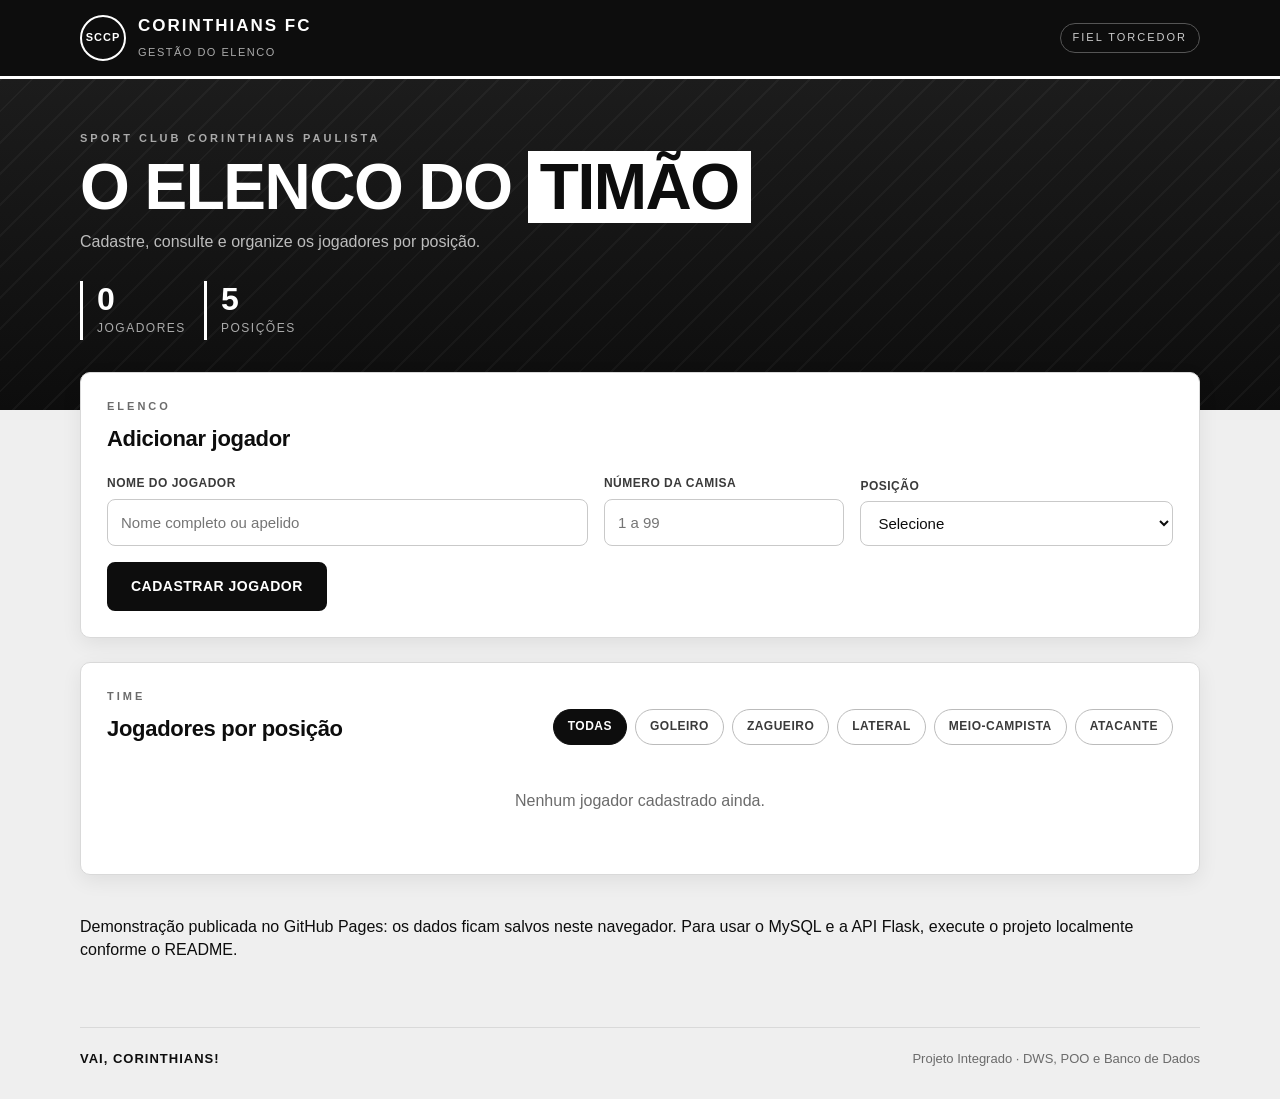
<file: index.html>
<!DOCTYPE html>
<html lang="pt-BR">
<head>
  <meta charset="UTF-8">
  <meta name="viewport" content="width=device-width, initial-scale=1.0">
  <meta name="description" content="Projeto acadêmico Corinthians FC: gerenciamento de elenco.">
  <title>Corinthians FC | Elenco</title>
  <link rel="stylesheet" href="./app/static/css/style.css">
</head>
<body>
  <header class="topo">
    <div class="topo-conteudo">
      <div class="marca">
        <span class="escudo">SCCP</span>
        <div class="marca-texto"><strong>Corinthians FC</strong><span>Gestão do elenco</span></div>
      </div>
      <span class="selo">Fiel Torcedor</span>
    </div>
  </header>
  <section class="destaque">
    <div class="destaque-conteudo">
      <p class="sobretitulo">Sport Club Corinthians Paulista</p>
      <h1>O elenco do <span>Timão</span></h1>
      <p class="destaque-texto">Cadastre, consulte e organize os jogadores por posição.</p>
      <div class="resumo" id="resumo">
        <div class="resumo-item"><strong id="total-jogadores">0</strong><span>jogadores</span></div>
        <div class="resumo-item"><strong id="total-posicoes">5</strong><span>posições</span></div>
      </div>
    </div>
  </section>
  <main class="container">
    <section class="painel" id="painel-form">
      <div class="painel-topo"><div><p class="sobretitulo escuro">Elenco</p><h2 id="titulo-form">Adicionar jogador</h2></div></div>
      <form id="form-jogador" novalidate>
        <input type="hidden" id="id-jogador">
        <div class="campo campo-nome"><label for="nome">Nome do jogador</label><input type="text" id="nome" maxlength="100" placeholder="Nome completo ou apelido" autocomplete="off" required></div>
        <div class="campo"><label for="numero">Número da camisa</label><input type="number" id="numero" min="1" max="99" placeholder="1 a 99" required></div>
        <div class="campo"><label for="posicao">Posição</label><select id="posicao" required><option value="">Selecione</option></select></div>
        <div class="acoes-form"><button type="submit" class="botao botao-principal" id="btn-salvar">Cadastrar jogador</button><button type="button" class="botao botao-secundario escondido" id="btn-cancelar">Cancelar</button></div>
      </form>
      <p id="mensagem" class="mensagem" role="status" aria-live="polite"></p>
    </section>
    <section class="elenco">
      <div class="elenco-topo"><div><p class="sobretitulo escuro">Time</p><h2>Jogadores por posição</h2></div><div class="filtros" id="filtros"></div></div>
      <div id="lista-jogadores"><p class="vazio">Carregando jogadores...</p></div>
    </section>
    <p class="aviso-pages">Demonstração publicada no GitHub Pages: os dados ficam salvos neste navegador. Para usar o MySQL e a API Flask, execute o projeto localmente conforme o README.</p>
  </main>
  <footer class="rodape"><strong>Vai, Corinthians!</strong><span>Projeto Integrado · DWS, POO e Banco de Dados</span></footer>
  <script src="./app/static/js/pages.js" defer></script>
</body>
</html>
</file>
<file: app/static/css/style.css>
:root {
    --preto: #0d0d0d;
    --grafite: #1c1c1c;
    --cinza-escuro: #3a3a3a;
    --cinza: #6b6b6b;
    --cinza-claro: #d9d9d9;
    --fundo: #efefef;
    --branco: #ffffff;
    --erro: #b3261e;
    --sucesso: #1f7a3d;
    --raio: 10px;
}

* { box-sizing: border-box; }

body {
    margin: 0;
    background: var(--fundo);
    color: var(--preto);
    font-family: "Segoe UI", Roboto, Arial, sans-serif;
    line-height: 1.45;
}

.topo { background: var(--preto); color: var(--branco); border-bottom: 3px solid var(--branco); }
.topo-conteudo, .destaque-conteudo, .container, .rodape {
    width: min(1120px, 100% - 32px);
    margin: 0 auto;
}
.topo-conteudo { display: flex; align-items: center; justify-content: space-between; padding: 14px 0; }
.marca { display: flex; align-items: center; gap: 12px; }
.escudo {
    width: 46px; height: 46px; border: 2px solid var(--branco); border-radius: 50%;
    display: grid; place-items: center; font-size: 11px; font-weight: 800; letter-spacing: 1px;
}
.marca-texto strong { display: block; font-size: 17px; letter-spacing: 2px; text-transform: uppercase; }
.marca-texto span { font-size: 11px; color: #aaa; letter-spacing: 1.5px; text-transform: uppercase; }
.selo {
    font-size: 11px; letter-spacing: 2px; text-transform: uppercase;
    border: 1px solid #555; padding: 6px 12px; border-radius: 20px; color: #ccc;
}

.destaque {
    background:
        repeating-linear-gradient(135deg, rgba(255,255,255,0.035) 0 2px, transparent 2px 22px),
        linear-gradient(180deg, var(--grafite), var(--preto));
    color: var(--branco);
    padding: 52px 0 70px;
}
.sobretitulo { margin: 0 0 8px; font-size: 11px; font-weight: 700; letter-spacing: 3px; text-transform: uppercase; color: #aaa; }
.sobretitulo.escuro { color: var(--cinza); }
h1 { margin: 0 0 10px; font-size: clamp(34px, 7vw, 64px); line-height: 1.02; letter-spacing: -1.5px; text-transform: uppercase; }
h1 span { background: var(--branco); color: var(--preto); padding: 0 12px; }
.destaque-texto { margin: 0 0 28px; color: #bdbdbd; max-width: 520px; }
.resumo { display: flex; gap: 14px; flex-wrap: wrap; }
.resumo-item { border-left: 3px solid var(--branco); padding: 2px 0 2px 14px; min-width: 110px; }
.resumo-item strong { display: block; font-size: 32px; line-height: 1; }
.resumo-item span { font-size: 12px; color: #aaa; letter-spacing: 1.5px; text-transform: uppercase; }

.container { margin-top: -38px; padding-bottom: 50px; display: grid; gap: 24px; }

.painel, .elenco {
    background: var(--branco); border: 1px solid var(--cinza-claro);
    border-radius: var(--raio); padding: 26px; box-shadow: 0 6px 20px rgba(0,0,0,0.07);
}
h2 { margin: 0; font-size: 22px; letter-spacing: -0.3px; }
.painel-topo { margin-bottom: 20px; }

form { display: grid; grid-template-columns: 2fr 1fr 1.3fr; gap: 16px; align-items: end; }
.campo-nome { grid-column: auto; }
label { display: block; margin-bottom: 6px; font-size: 12px; font-weight: 700; letter-spacing: 0.5px; text-transform: uppercase; color: var(--cinza-escuro); }
input, select {
    width: 100%; padding: 12px 13px; font: inherit; font-size: 15px;
    border: 1px solid #c9c9c9; border-radius: 8px; background: var(--branco); color: var(--preto);
}
input:focus, select:focus { outline: 3px solid rgba(0,0,0,0.15); border-color: var(--preto); }
input.invalido, select.invalido { border-color: var(--erro); }

.acoes-form { grid-column: 1 / -1; display: flex; gap: 10px; flex-wrap: wrap; }
.botao {
    font: inherit; font-size: 14px; font-weight: 700; letter-spacing: 0.5px; text-transform: uppercase;
    border: 2px solid var(--preto); border-radius: 8px; padding: 12px 22px; cursor: pointer;
    transition: background 0.15s, color 0.15s, transform 0.1s;
}
.botao:active { transform: translateY(1px); }
.botao:disabled { opacity: 0.55; cursor: wait; }
.botao-principal { background: var(--preto); color: var(--branco); }
.botao-principal:hover { background: var(--cinza-escuro); border-color: var(--cinza-escuro); }
.botao-secundario { background: var(--branco); color: var(--preto); }
.botao-secundario:hover { background: var(--preto); color: var(--branco); }
.escondido { display: none; }

.mensagem { margin: 0; min-height: 0; font-size: 14px; font-weight: 600; }
.mensagem:not(:empty) { margin-top: 16px; padding: 11px 14px; border-radius: 8px; background: #e7f4ea; color: var(--sucesso); border-left: 4px solid var(--sucesso); }
.mensagem.erro { background: #fbe9e7; color: var(--erro); border-left-color: var(--erro); }

.elenco-topo { display: flex; justify-content: space-between; align-items: flex-end; gap: 16px; flex-wrap: wrap; margin-bottom: 8px; }
.filtros { display: flex; gap: 8px; flex-wrap: wrap; }
.filtro {
    font: inherit; font-size: 12px; font-weight: 700; letter-spacing: 0.5px; text-transform: uppercase;
    padding: 8px 14px; border-radius: 20px; border: 1px solid #bbb; background: var(--branco); color: var(--cinza-escuro); cursor: pointer;
}
.filtro:hover { border-color: var(--preto); }
.filtro.ativo { background: var(--preto); color: var(--branco); border-color: var(--preto); }

.grupo { margin-top: 26px; }
.grupo-titulo { display: flex; align-items: center; gap: 12px; margin-bottom: 14px; }
.grupo-titulo h3 { margin: 0; font-size: 14px; letter-spacing: 3px; text-transform: uppercase; }
.grupo-titulo .quantidade { font-size: 12px; background: var(--preto); color: var(--branco); padding: 2px 10px; border-radius: 12px; }
.grupo-titulo::after { content: ""; flex: 1; height: 2px; background: var(--cinza-claro); }

.grade { display: grid; grid-template-columns: repeat(auto-fill, minmax(260px, 1fr)); gap: 14px; }
.cartao {
    display: flex; align-items: center; gap: 14px; padding: 14px;
    background: var(--preto); color: var(--branco); border-radius: var(--raio);
    border-left: 5px solid var(--branco);
}
.numero-camisa { min-width: 54px; text-align: center; font-size: 38px; font-weight: 800; line-height: 1; letter-spacing: -1px; }
.info-jogador { flex: 1; min-width: 0; }
.info-jogador strong { display: block; font-size: 16px; overflow-wrap: anywhere; }
.info-jogador span { font-size: 11px; color: #aaa; letter-spacing: 1.5px; text-transform: uppercase; }
.acoes-cartao { display: flex; flex-direction: column; gap: 6px; }
.mini {
    font: inherit; font-size: 11px; font-weight: 700; text-transform: uppercase; letter-spacing: 0.5px;
    padding: 6px 10px; border-radius: 6px; cursor: pointer; border: 1px solid #666; background: transparent; color: var(--branco);
}
.mini:hover { background: var(--branco); color: var(--preto); }
.mini.excluir:hover { background: var(--erro); border-color: var(--erro); color: var(--branco); }

.vazio { text-align: center; color: var(--cinza); padding: 36px 10px; margin: 0; }

.rodape { display: flex; justify-content: space-between; gap: 10px; flex-wrap: wrap; padding: 22px 0 30px; border-top: 1px solid var(--cinza-claro); font-size: 13px; color: var(--cinza); }
.rodape strong { color: var(--preto); letter-spacing: 1px; text-transform: uppercase; }

@media (max-width: 800px) {
    form { grid-template-columns: 1fr 1fr; }
    .campo-nome { grid-column: 1 / -1; }
}
@media (max-width: 520px) {
    .selo { display: none; }
    .painel, .elenco { padding: 18px; }
    form { grid-template-columns: 1fr; }
    .botao { width: 100%; }
    .grade { grid-template-columns: 1fr; }
    .destaque { padding: 36px 0 60px; }
}
</file>
